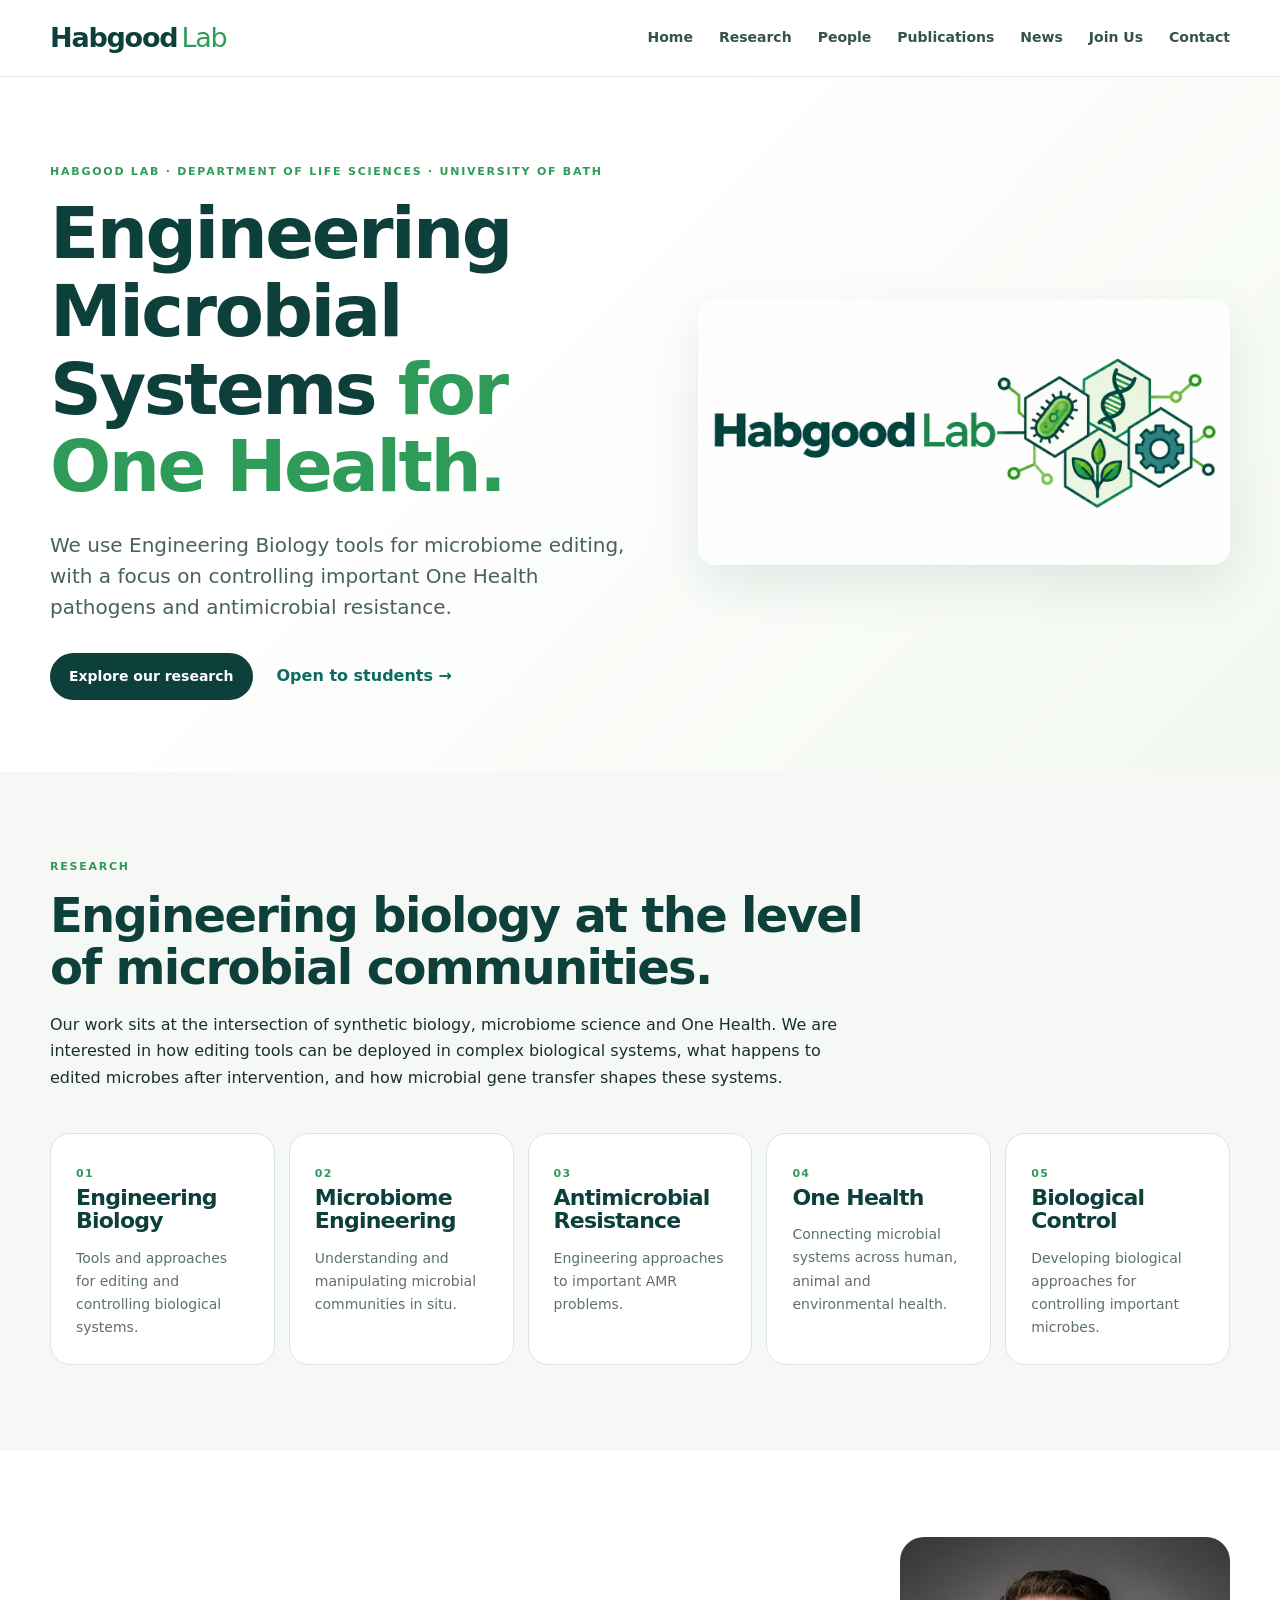
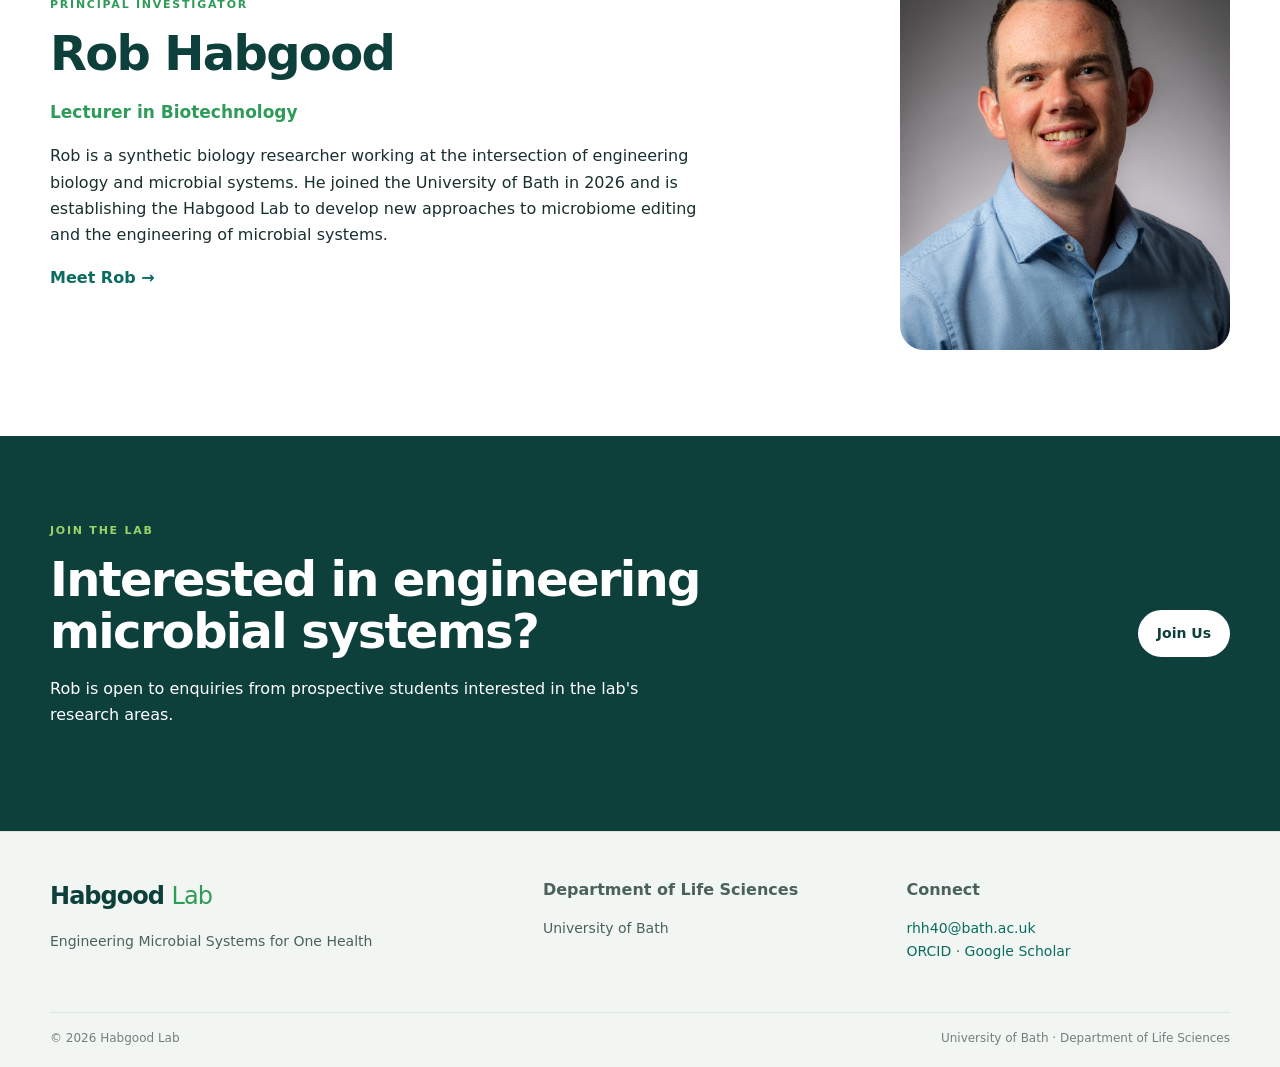
<file: index.html>
<!doctype html>
<html lang="en">
<head>
  <meta charset="utf-8">
  <meta name="viewport" content="width=device-width, initial-scale=1">
  <meta name="description" content="Habgood Lab — Engineering Microbial Systems for One Health at the University of Bath.">
  <title>Home | Habgood Lab</title>
  <link rel="icon" href="images/mark.svg" type="image/svg+xml">
  <link rel="stylesheet" href="style.css">
</head>
<body>

<header class="site-header">
  <div class="container nav-wrap">
    <a class="brand" href="index.html" aria-label="Habgood Lab home">
      <span class="brand-name">Habgood</span><span class="brand-lab">Lab</span>
    </a>
    <button class="menu-toggle" aria-label="Open navigation" aria-expanded="false">☰</button>
    <nav class="nav" aria-label="Main navigation">
      <a href="index.html">Home</a>
      <a href="research.html">Research</a>
      <a href="people.html">People</a>
      <a href="publications.html">Publications</a>
      <a href="news.html">News</a>
      <a href="join-us.html">Join Us</a>
      <a href="contact.html">Contact</a>
    </nav>
  </div>
</header>

<main>
  <section class="hero">
    <div class="container hero-grid">
      <div class="hero-copy">
        <p class="eyebrow">Habgood Lab · Department of Life Sciences · University of Bath</p>
        <h1>Engineering Microbial Systems <span>for One Health.</span></h1>
        <p class="lede">We use Engineering Biology tools for microbiome editing, with a focus on controlling important One Health pathogens and antimicrobial resistance.</p>
        <div class="hero-actions">
          <a class="button" href="research.html">Explore our research</a>
          <a class="text-link" href="join-us.html">Open to students →</a>
        </div>
      </div>
      <div class="hero-art">
        <img src="images/habgood-lab-logo.png" alt="Habgood Lab logo showing a microbe, DNA, plant and engineering gear">
      </div>
    </div>
  </section>

  <section class="section section-soft">
    <div class="container">
      <div class="section-heading">
        <p class="eyebrow">Research</p>
        <h2>Engineering biology at the level of microbial communities.</h2>
        <p>Our work sits at the intersection of synthetic biology, microbiome science and One Health. We are interested in how editing tools can be deployed in complex biological systems, what happens to edited microbes after intervention, and how microbial gene transfer shapes these systems.</p>
      </div>
      <div class="theme-grid">
        <a class="theme-card" href="research.html#engineering-biology"><span>01</span><h3>Engineering Biology</h3><p>Tools and approaches for editing and controlling biological systems.</p></a>
        <a class="theme-card" href="research.html#microbiome-engineering"><span>02</span><h3>Microbiome Engineering</h3><p>Understanding and manipulating microbial communities in situ.</p></a>
        <a class="theme-card" href="research.html#amr"><span>03</span><h3>Antimicrobial Resistance</h3><p>Engineering approaches to important AMR problems.</p></a>
        <a class="theme-card" href="research.html#one-health"><span>04</span><h3>One Health</h3><p>Connecting microbial systems across human, animal and environmental health.</p></a>
        <a class="theme-card" href="research.html#biological-control"><span>05</span><h3>Biological Control</h3><p>Developing biological approaches for controlling important microbes.</p></a>
      </div>
    </div>
  </section>

  <section class="section">
    <div class="container split">
      <div>
        <p class="eyebrow">Principal Investigator</p>
        <h2>Rob Habgood</h2>
        <p class="role">Lecturer in Biotechnology</p>
        <p>Rob is a synthetic biology researcher working at the intersection of engineering biology and microbial systems. He joined the University of Bath in 2026 and is establishing the Habgood Lab to develop new approaches to microbiome editing and the engineering of microbial systems.</p>
        <a class="text-link" href="people.html">Meet Rob →</a>
      </div>
      <div class="mini-profile">
        <img src="images/rob-habgood.jpg" alt="Rob Habgood">
      </div>
    </div>
  </section>

  <section class="section section-dark">
    <div class="container cta">
      <div>
        <p class="eyebrow light">Join the lab</p>
        <h2>Interested in engineering microbial systems?</h2>
        <p>Rob is open to enquiries from prospective students interested in the lab's research areas.</p>
      </div>
      <a class="button button-light" href="join-us.html">Join Us</a>
    </div>
  </section>
</main>

<footer class="site-footer">
  <div class="container footer-grid">
    <div>
      <div class="footer-brand"><span>Habgood</span> <em>Lab</em></div>
      <p>Engineering Microbial Systems for One Health</p>
    </div>
    <div>
      <strong>Department of Life Sciences</strong>
      <p>University of Bath</p>
    </div>
    <div>
      <strong>Connect</strong>
      <p>
        <a href="mailto:rhh40@bath.ac.uk">rhh40@bath.ac.uk</a><br>
        <a href="https://orcid.org/0000-0002-8487-4551" target="_blank" rel="noopener">ORCID</a>
        · <a href="https://scholar.google.com/citations?user=xZaKeccAAAAJ&hl=en" target="_blank" rel="noopener">Google Scholar</a>
      </p>
    </div>
  </div>
  <div class="container footer-bottom">
    <span>© <span id="year"></span> Habgood Lab</span>
    <span>University of Bath · Department of Life Sciences</span>
  </div>
</footer>

<script src="script.js"></script>
</body>
</html>
</file>
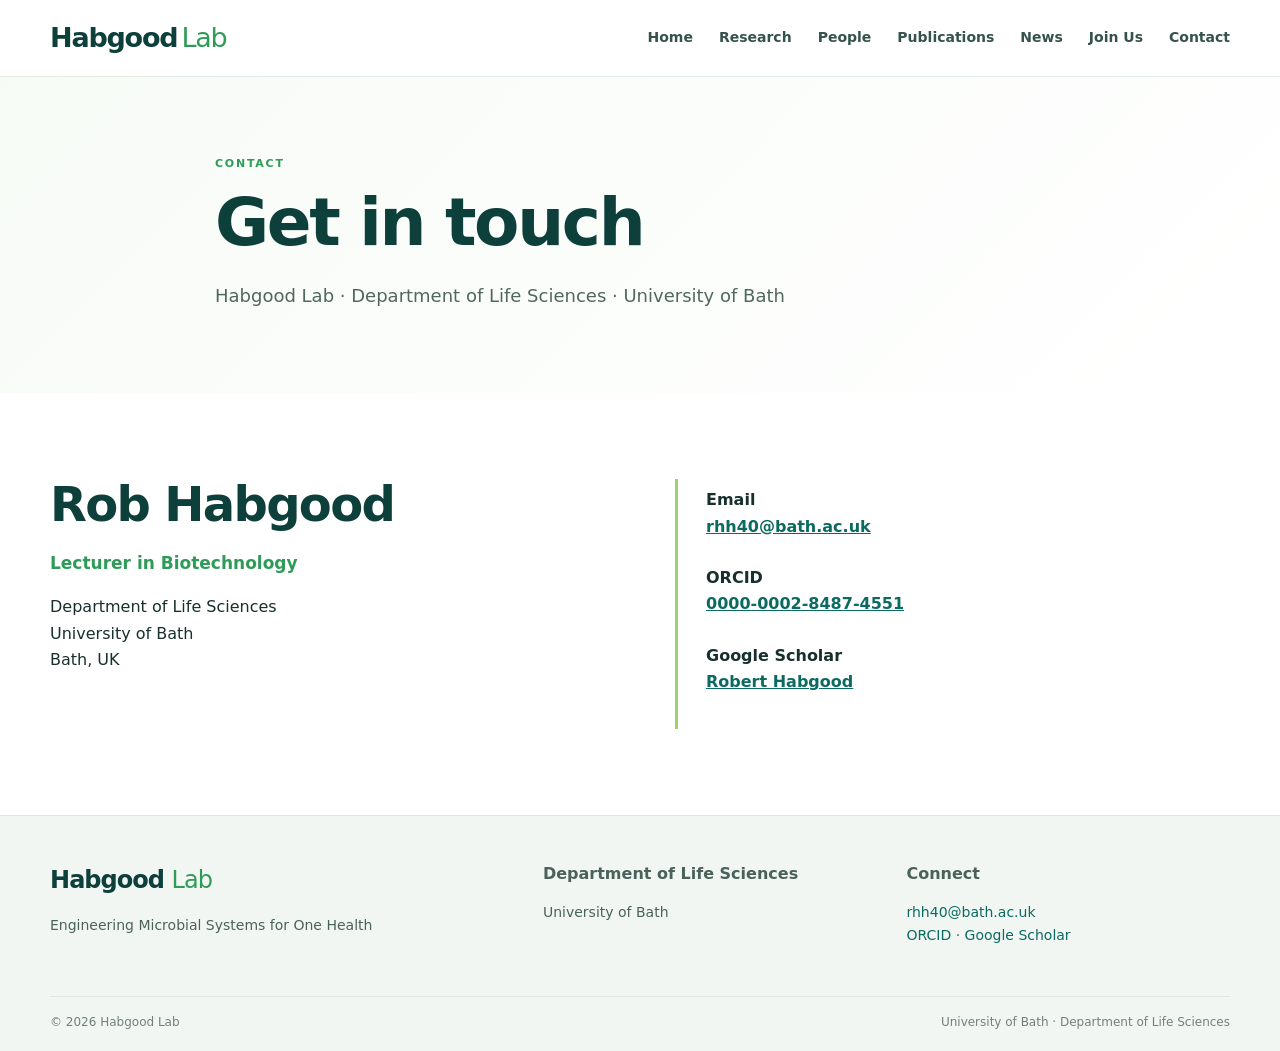
<file: contact.html>
<!doctype html>
<html lang="en">
<head>
  <meta charset="utf-8">
  <meta name="viewport" content="width=device-width, initial-scale=1">
  <meta name="description" content="Habgood Lab — Engineering Microbial Systems for One Health at the University of Bath.">
  <title>Contact | Habgood Lab</title>
  <link rel="icon" href="images/mark.svg" type="image/svg+xml">
  <link rel="stylesheet" href="style.css">
</head>
<body>

<header class="site-header">
  <div class="container nav-wrap">
    <a class="brand" href="index.html" aria-label="Habgood Lab home">
      <span class="brand-name">Habgood</span><span class="brand-lab">Lab</span>
    </a>
    <button class="menu-toggle" aria-label="Open navigation" aria-expanded="false">☰</button>
    <nav class="nav" aria-label="Main navigation">
      <a href="index.html">Home</a>
      <a href="research.html">Research</a>
      <a href="people.html">People</a>
      <a href="publications.html">Publications</a>
      <a href="news.html">News</a>
      <a href="join-us.html">Join Us</a>
      <a href="contact.html">Contact</a>
    </nav>
  </div>
</header>

<main>
  <section class="page-hero">
    <div class="container narrow">
      <p class="eyebrow">Contact</p>
      <h1>Get in touch</h1>
      <p class="lede">Habgood Lab · Department of Life Sciences · University of Bath</p>
    </div>
  </section>

  <section class="section">
    <div class="container contact-grid">
      <div>
        <h2>Rob Habgood</h2>
        <p class="role">Lecturer in Biotechnology</p>
        <p>Department of Life Sciences<br>University of Bath<br>Bath, UK</p>
      </div>
      <div class="contact-card">
        <p><strong>Email</strong><br><a href="mailto:rhh40@bath.ac.uk">rhh40@bath.ac.uk</a></p>
        <p><strong>ORCID</strong><br><a href="https://orcid.org/0000-0002-8487-4551" target="_blank" rel="noopener">0000-0002-8487-4551</a></p>
        <p><strong>Google Scholar</strong><br><a href="https://scholar.google.com/citations?user=xZaKeccAAAAJ&hl=en" target="_blank" rel="noopener">Robert Habgood</a></p>
      </div>
    </div>
  </section>
</main>

<footer class="site-footer">
  <div class="container footer-grid">
    <div>
      <div class="footer-brand"><span>Habgood</span> <em>Lab</em></div>
      <p>Engineering Microbial Systems for One Health</p>
    </div>
    <div>
      <strong>Department of Life Sciences</strong>
      <p>University of Bath</p>
    </div>
    <div>
      <strong>Connect</strong>
      <p>
        <a href="mailto:rhh40@bath.ac.uk">rhh40@bath.ac.uk</a><br>
        <a href="https://orcid.org/0000-0002-8487-4551" target="_blank" rel="noopener">ORCID</a>
        · <a href="https://scholar.google.com/citations?user=xZaKeccAAAAJ&hl=en" target="_blank" rel="noopener">Google Scholar</a>
      </p>
    </div>
  </div>
  <div class="container footer-bottom">
    <span>© <span id="year"></span> Habgood Lab</span>
    <span>University of Bath · Department of Life Sciences</span>
  </div>
</footer>

<script src="script.js"></script>
</body>
</html>
</file>
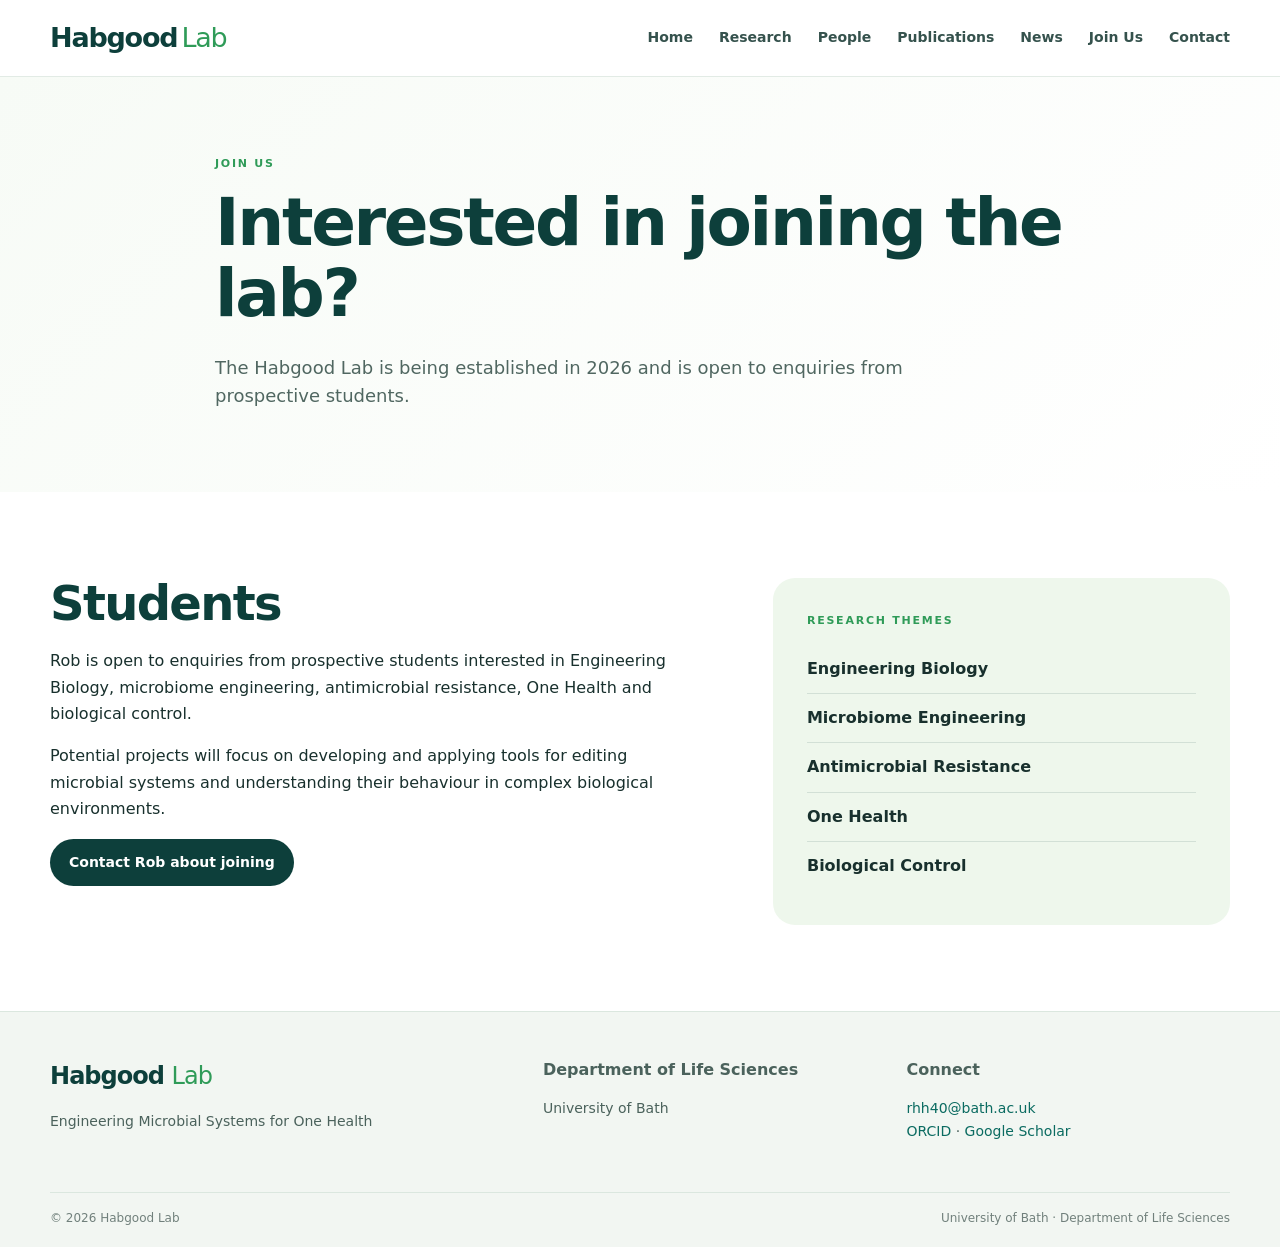
<file: join-us.html>
<!doctype html>
<html lang="en">
<head>
  <meta charset="utf-8">
  <meta name="viewport" content="width=device-width, initial-scale=1">
  <meta name="description" content="Habgood Lab — Engineering Microbial Systems for One Health at the University of Bath.">
  <title>Join Us | Habgood Lab</title>
  <link rel="icon" href="images/mark.svg" type="image/svg+xml">
  <link rel="stylesheet" href="style.css">
</head>
<body>

<header class="site-header">
  <div class="container nav-wrap">
    <a class="brand" href="index.html" aria-label="Habgood Lab home">
      <span class="brand-name">Habgood</span><span class="brand-lab">Lab</span>
    </a>
    <button class="menu-toggle" aria-label="Open navigation" aria-expanded="false">☰</button>
    <nav class="nav" aria-label="Main navigation">
      <a href="index.html">Home</a>
      <a href="research.html">Research</a>
      <a href="people.html">People</a>
      <a href="publications.html">Publications</a>
      <a href="news.html">News</a>
      <a href="join-us.html">Join Us</a>
      <a href="contact.html">Contact</a>
    </nav>
  </div>
</header>

<main>
  <section class="page-hero">
    <div class="container narrow">
      <p class="eyebrow">Join Us</p>
      <h1>Interested in joining the lab?</h1>
      <p class="lede">The Habgood Lab is being established in 2026 and is open to enquiries from prospective students.</p>
    </div>
  </section>

  <section class="section">
    <div class="container two-col">
      <div>
        <h2>Students</h2>
        <p>Rob is open to enquiries from prospective students interested in Engineering Biology, microbiome engineering, antimicrobial resistance, One Health and biological control.</p>
        <p>Potential projects will focus on developing and applying tools for editing microbial systems and understanding their behaviour in complex biological environments.</p>
        <a class="button" href="mailto:rhh40@bath.ac.uk?subject=Habgood%20Lab%20student%20enquiry">Contact Rob about joining</a>
      </div>
      <div class="callout">
        <p class="eyebrow">Research themes</p>
        <ul class="clean-list">
          <li>Engineering Biology</li>
          <li>Microbiome Engineering</li>
          <li>Antimicrobial Resistance</li>
          <li>One Health</li>
          <li>Biological Control</li>
        </ul>
      </div>
    </div>
  </section>
</main>

<footer class="site-footer">
  <div class="container footer-grid">
    <div>
      <div class="footer-brand"><span>Habgood</span> <em>Lab</em></div>
      <p>Engineering Microbial Systems for One Health</p>
    </div>
    <div>
      <strong>Department of Life Sciences</strong>
      <p>University of Bath</p>
    </div>
    <div>
      <strong>Connect</strong>
      <p>
        <a href="mailto:rhh40@bath.ac.uk">rhh40@bath.ac.uk</a><br>
        <a href="https://orcid.org/0000-0002-8487-4551" target="_blank" rel="noopener">ORCID</a>
        · <a href="https://scholar.google.com/citations?user=xZaKeccAAAAJ&hl=en" target="_blank" rel="noopener">Google Scholar</a>
      </p>
    </div>
  </div>
  <div class="container footer-bottom">
    <span>© <span id="year"></span> Habgood Lab</span>
    <span>University of Bath · Department of Life Sciences</span>
  </div>
</footer>

<script src="script.js"></script>
</body>
</html>
</file>
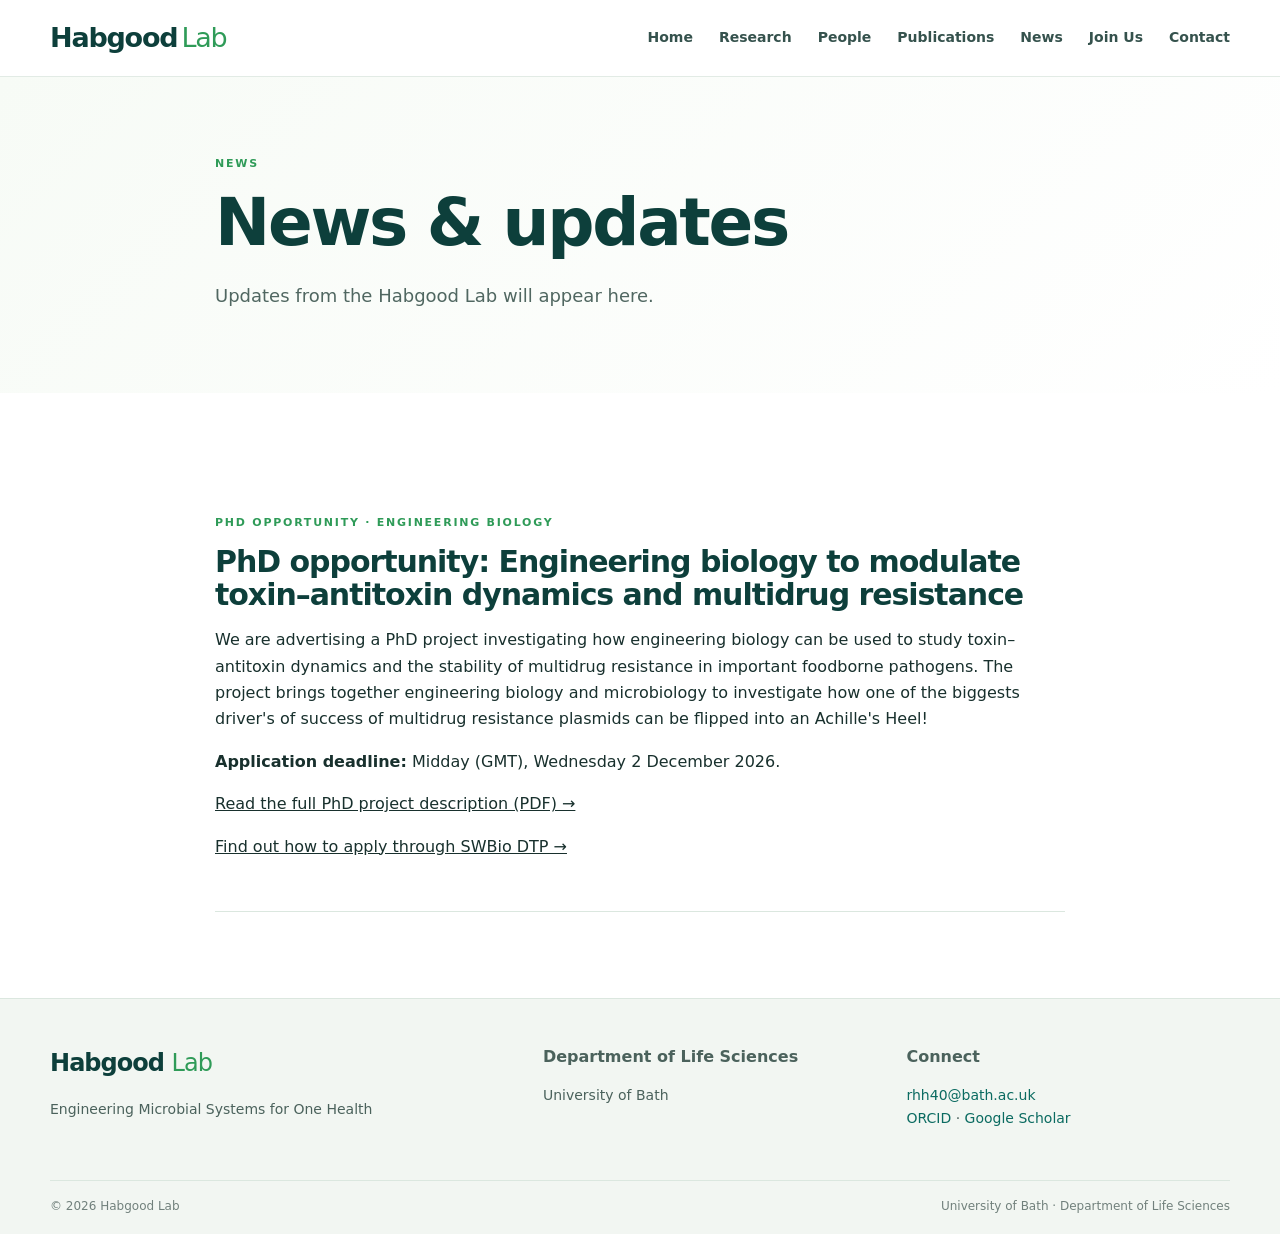
<file: news.html>
<!doctype html>
<html lang="en">
<head>
  <meta charset="utf-8">
  <meta name="viewport" content="width=device-width, initial-scale=1">
  <meta name="description" content="Habgood Lab — Engineering Microbial Systems for One Health at the University of Bath.">
  <title>News | Habgood Lab</title>
  <link rel="icon" href="images/mark.svg" type="image/svg+xml">
  <link rel="stylesheet" href="style.css">
</head>
<body>

<header class="site-header">
  <div class="container nav-wrap">
    <a class="brand" href="index.html" aria-label="Habgood Lab home">
      <span class="brand-name">Habgood</span><span class="brand-lab">Lab</span>
    </a>
    <button class="menu-toggle" aria-label="Open navigation" aria-expanded="false">☰</button>
    <nav class="nav" aria-label="Main navigation">
      <a href="index.html">Home</a>
      <a href="research.html">Research</a>
      <a href="people.html">People</a>
      <a href="publications.html">Publications</a>
      <a href="news.html">News</a>
      <a href="join-us.html">Join Us</a>
      <a href="contact.html">Contact</a>
    </nav>
  </div>
</header>

<main>
  <section class="page-hero">
    <div class="container narrow">
      <p class="eyebrow">News</p>
      <h1>News & updates</h1>
      <p class="lede">Updates from the Habgood Lab will appear here.</p>
    </div>
  </section>

  
<section class="section">
  <div class="container narrow">
    <article class="publication">
      <p class="eyebrow">PhD opportunity · Engineering Biology</p>
      <h2>PhD opportunity: Engineering biology to modulate toxin–antitoxin dynamics and multidrug resistance</h2>

      <p>
        We are advertising a PhD project investigating how engineering
        biology can be used to study toxin–antitoxin dynamics and the
        stability of multidrug resistance in important foodborne pathogens.
        The project brings together engineering biology and microbiology
        to investigate how one of the biggests driver's of success of
        multidrug resistance plasmids can be flipped into an Achille's Heel!
      </p>

      <p>
        <strong>Application deadline:</strong>
        Midday (GMT), Wednesday 2 December 2026.
      </p>

      <p>
        <a href="https://www.swbio.ac.uk/files/2026/10/Project_3659.pdf"
           target="_blank" rel="noopener">
          Read the full PhD project description (PDF) →
        </a>
      </p>

      <p>
        <a href="https://www.swbio.ac.uk/programme/how-to-apply/"
           target="_blank" rel="noopener">
          Find out how to apply through SWBio DTP →
        </a>
      </p>
    </article>
  </div>
</section>

</main>

<footer class="site-footer">
  <div class="container footer-grid">
    <div>
      <div class="footer-brand"><span>Habgood</span> <em>Lab</em></div>
      <p>Engineering Microbial Systems for One Health</p>
    </div>
    <div>
      <strong>Department of Life Sciences</strong>
      <p>University of Bath</p>
    </div>
    <div>
      <strong>Connect</strong>
      <p>
        <a href="mailto:rhh40@bath.ac.uk">rhh40@bath.ac.uk</a><br>
        <a href="https://orcid.org/0000-0002-8487-4551" target="_blank" rel="noopener">ORCID</a>
        · <a href="https://scholar.google.com/citations?user=xZaKeccAAAAJ&hl=en" target="_blank" rel="noopener">Google Scholar</a>
      </p>
    </div>
  </div>
  <div class="container footer-bottom">
    <span>© <span id="year"></span> Habgood Lab</span>
    <span>University of Bath · Department of Life Sciences</span>
  </div>
</footer>

<script src="script.js"></script>
</body>
</html>
</file>
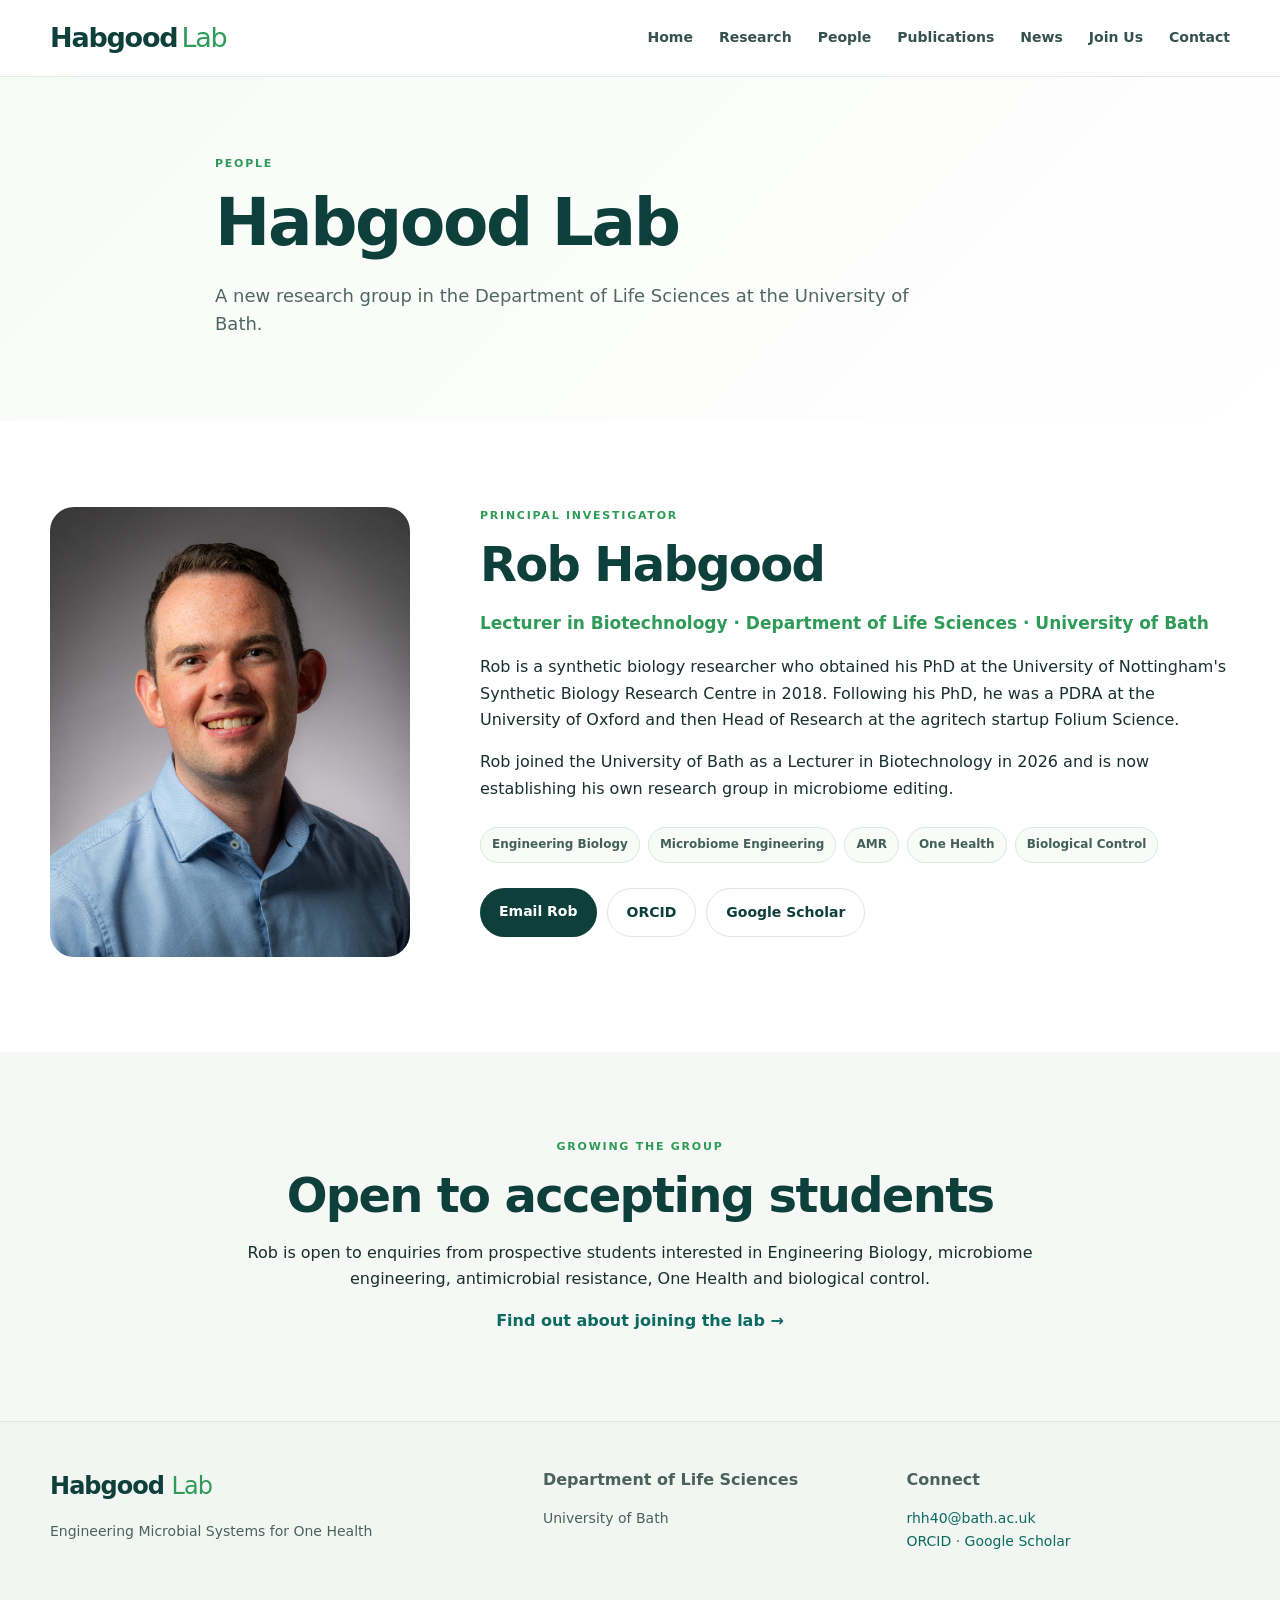
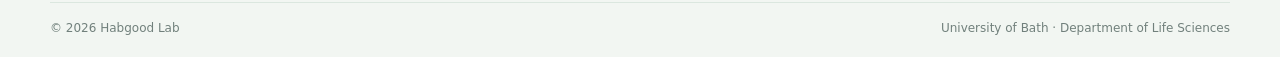
<file: people.html>
<!doctype html>
<html lang="en">
<head>
  <meta charset="utf-8">
  <meta name="viewport" content="width=device-width, initial-scale=1">
  <meta name="description" content="Habgood Lab — Engineering Microbial Systems for One Health at the University of Bath.">
  <title>People | Habgood Lab</title>
  <link rel="icon" href="images/mark.svg" type="image/svg+xml">
  <link rel="stylesheet" href="style.css">
</head>
<body>

<header class="site-header">
  <div class="container nav-wrap">
    <a class="brand" href="index.html" aria-label="Habgood Lab home">
      <span class="brand-name">Habgood</span><span class="brand-lab">Lab</span>
    </a>
    <button class="menu-toggle" aria-label="Open navigation" aria-expanded="false">☰</button>
    <nav class="nav" aria-label="Main navigation">
      <a href="index.html">Home</a>
      <a href="research.html">Research</a>
      <a href="people.html">People</a>
      <a href="publications.html">Publications</a>
      <a href="news.html">News</a>
      <a href="join-us.html">Join Us</a>
      <a href="contact.html">Contact</a>
    </nav>
  </div>
</header>

<main>
  <section class="page-hero">
    <div class="container narrow">
      <p class="eyebrow">People</p>
      <h1>Habgood Lab</h1>
      <p class="lede">A new research group in the Department of Life Sciences at the University of Bath.</p>
    </div>
  </section>

  <section class="section">
    <div class="container profile-grid">
      <div class="profile-photo"><img src="images/rob-habgood.jpg" alt="Rob Habgood"></div>
      <div class="profile-copy">
        <p class="eyebrow">Principal Investigator</p>
        <h2>Rob Habgood</h2>
        <p class="role">Lecturer in Biotechnology · Department of Life Sciences · University of Bath</p>
        <p>Rob is a synthetic biology researcher who obtained his PhD at the University of Nottingham's Synthetic Biology Research Centre in 2018. Following his PhD, he was a PDRA at the University of Oxford and then Head of Research at the agritech startup Folium Science.</p>
        <p>Rob joined the University of Bath as a Lecturer in Biotechnology in 2026 and is now establishing his own research group in microbiome editing.</p>
        <div class="tag-row"><span>Engineering Biology</span><span>Microbiome Engineering</span><span>AMR</span><span>One Health</span><span>Biological Control</span></div>
        <div class="profile-links">
          <a class="button" href="mailto:rhh40@bath.ac.uk">Email Rob</a>
          <a class="button button-outline" href="https://orcid.org/0000-0002-8487-4551" target="_blank" rel="noopener">ORCID</a>
          <a class="button button-outline" href="https://scholar.google.com/citations?user=xZaKeccAAAAJ&hl=en" target="_blank" rel="noopener">Google Scholar</a>
        </div>
      </div>
    </div>
  </section>

  <section class="section section-soft">
    <div class="container narrow center">
      <p class="eyebrow">Growing the group</p>
      <h2>Open to accepting students</h2>
      <p>Rob is open to enquiries from prospective students interested in Engineering Biology, microbiome engineering, antimicrobial resistance, One Health and biological control.</p>
      <a class="text-link" href="join-us.html">Find out about joining the lab →</a>
    </div>
  </section>
</main>

<footer class="site-footer">
  <div class="container footer-grid">
    <div>
      <div class="footer-brand"><span>Habgood</span> <em>Lab</em></div>
      <p>Engineering Microbial Systems for One Health</p>
    </div>
    <div>
      <strong>Department of Life Sciences</strong>
      <p>University of Bath</p>
    </div>
    <div>
      <strong>Connect</strong>
      <p>
        <a href="mailto:rhh40@bath.ac.uk">rhh40@bath.ac.uk</a><br>
        <a href="https://orcid.org/0000-0002-8487-4551" target="_blank" rel="noopener">ORCID</a>
        · <a href="https://scholar.google.com/citations?user=xZaKeccAAAAJ&hl=en" target="_blank" rel="noopener">Google Scholar</a>
      </p>
    </div>
  </div>
  <div class="container footer-bottom">
    <span>© <span id="year"></span> Habgood Lab</span>
    <span>University of Bath · Department of Life Sciences</span>
  </div>
</footer>

<script src="script.js"></script>
</body>
</html>
</file>
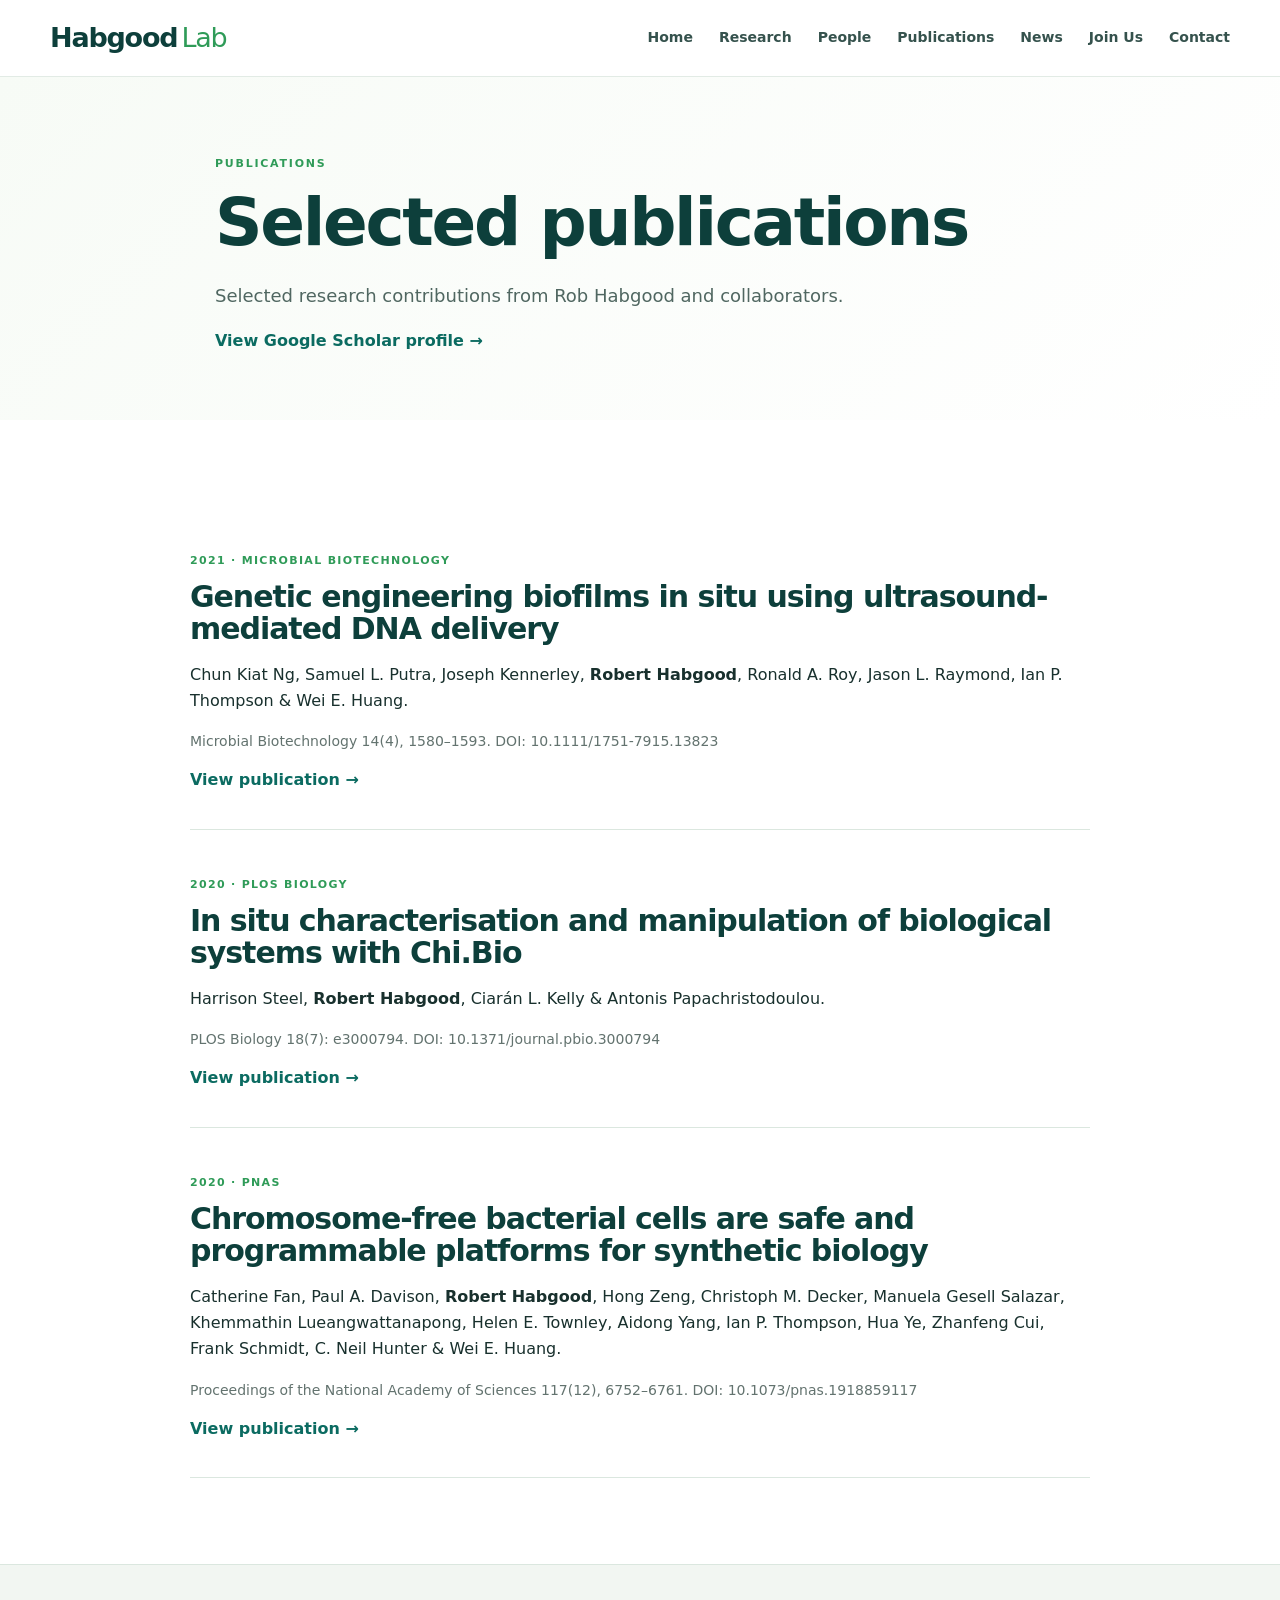
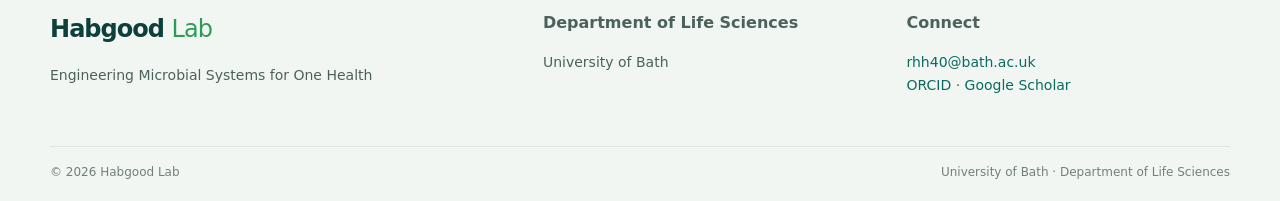
<file: publications.html>
<!doctype html>
<html lang="en">
<head>
  <meta charset="utf-8">
  <meta name="viewport" content="width=device-width, initial-scale=1">
  <meta name="description" content="Habgood Lab — Engineering Microbial Systems for One Health at the University of Bath.">
  <title>Publications | Habgood Lab</title>
  <link rel="icon" href="images/mark.svg" type="image/svg+xml">
  <link rel="stylesheet" href="style.css">
</head>
<body>

<header class="site-header">
  <div class="container nav-wrap">
    <a class="brand" href="index.html" aria-label="Habgood Lab home">
      <span class="brand-name">Habgood</span><span class="brand-lab">Lab</span>
    </a>
    <button class="menu-toggle" aria-label="Open navigation" aria-expanded="false">☰</button>
    <nav class="nav" aria-label="Main navigation">
      <a href="index.html">Home</a>
      <a href="research.html">Research</a>
      <a href="people.html">People</a>
      <a href="publications.html">Publications</a>
      <a href="news.html">News</a>
      <a href="join-us.html">Join Us</a>
      <a href="contact.html">Contact</a>
    </nav>
  </div>
</header>

<main>
  <section class="page-hero">
    <div class="container narrow">
      <p class="eyebrow">Publications</p>
      <h1>Selected publications</h1>
      <p class="lede">Selected research contributions from Rob Habgood and collaborators.</p>
      <a class="text-link" href="https://scholar.google.com/citations?user=xZaKeccAAAAJ&hl=en" target="_blank" rel="noopener">View Google Scholar profile →</a>
    </div>
  </section>

  <section class="section">
    <div class="container publication-list">
      <article class="publication">
        <p class="pub-year">2021 · Microbial Biotechnology</p>
        <h2>Genetic engineering biofilms in situ using ultrasound-mediated DNA delivery</h2>
        <p>Chun Kiat Ng, Samuel L. Putra, Joseph Kennerley, <strong>Robert Habgood</strong>, Ronald A. Roy, Jason L. Raymond, Ian P. Thompson & Wei E. Huang.</p>
        <p class="pub-detail">Microbial Biotechnology 14(4), 1580–1593. DOI: 10.1111/1751-7915.13823</p>
        <a class="text-link" href="https://doi.org/10.1111/1751-7915.13823" target="_blank" rel="noopener">View publication →</a>
      </article>

      <article class="publication">
        <p class="pub-year">2020 · PLOS Biology</p>
        <h2>In situ characterisation and manipulation of biological systems with Chi.Bio</h2>
        <p>Harrison Steel, <strong>Robert Habgood</strong>, Ciarán L. Kelly & Antonis Papachristodoulou.</p>
        <p class="pub-detail">PLOS Biology 18(7): e3000794. DOI: 10.1371/journal.pbio.3000794</p>
        <a class="text-link" href="https://doi.org/10.1371/journal.pbio.3000794" target="_blank" rel="noopener">View publication →</a>
      </article>

      <article class="publication">
        <p class="pub-year">2020 · PNAS</p>
        <h2>Chromosome-free bacterial cells are safe and programmable platforms for synthetic biology</h2>
        <p>Catherine Fan, Paul A. Davison, <strong>Robert Habgood</strong>, Hong Zeng, Christoph M. Decker, Manuela Gesell Salazar, Khemmathin Lueangwattanapong, Helen E. Townley, Aidong Yang, Ian P. Thompson, Hua Ye, Zhanfeng Cui, Frank Schmidt, C. Neil Hunter & Wei E. Huang.</p>
        <p class="pub-detail">Proceedings of the National Academy of Sciences 117(12), 6752–6761. DOI: 10.1073/pnas.1918859117</p>
        <a class="text-link" href="https://doi.org/10.1073/pnas.1918859117" target="_blank" rel="noopener">View publication →</a>
      </article>
    </div>
  </section>
</main>

<footer class="site-footer">
  <div class="container footer-grid">
    <div>
      <div class="footer-brand"><span>Habgood</span> <em>Lab</em></div>
      <p>Engineering Microbial Systems for One Health</p>
    </div>
    <div>
      <strong>Department of Life Sciences</strong>
      <p>University of Bath</p>
    </div>
    <div>
      <strong>Connect</strong>
      <p>
        <a href="mailto:rhh40@bath.ac.uk">rhh40@bath.ac.uk</a><br>
        <a href="https://orcid.org/0000-0002-8487-4551" target="_blank" rel="noopener">ORCID</a>
        · <a href="https://scholar.google.com/citations?user=xZaKeccAAAAJ&hl=en" target="_blank" rel="noopener">Google Scholar</a>
      </p>
    </div>
  </div>
  <div class="container footer-bottom">
    <span>© <span id="year"></span> Habgood Lab</span>
    <span>University of Bath · Department of Life Sciences</span>
  </div>
</footer>

<script src="script.js"></script>
</body>
</html>
</file>
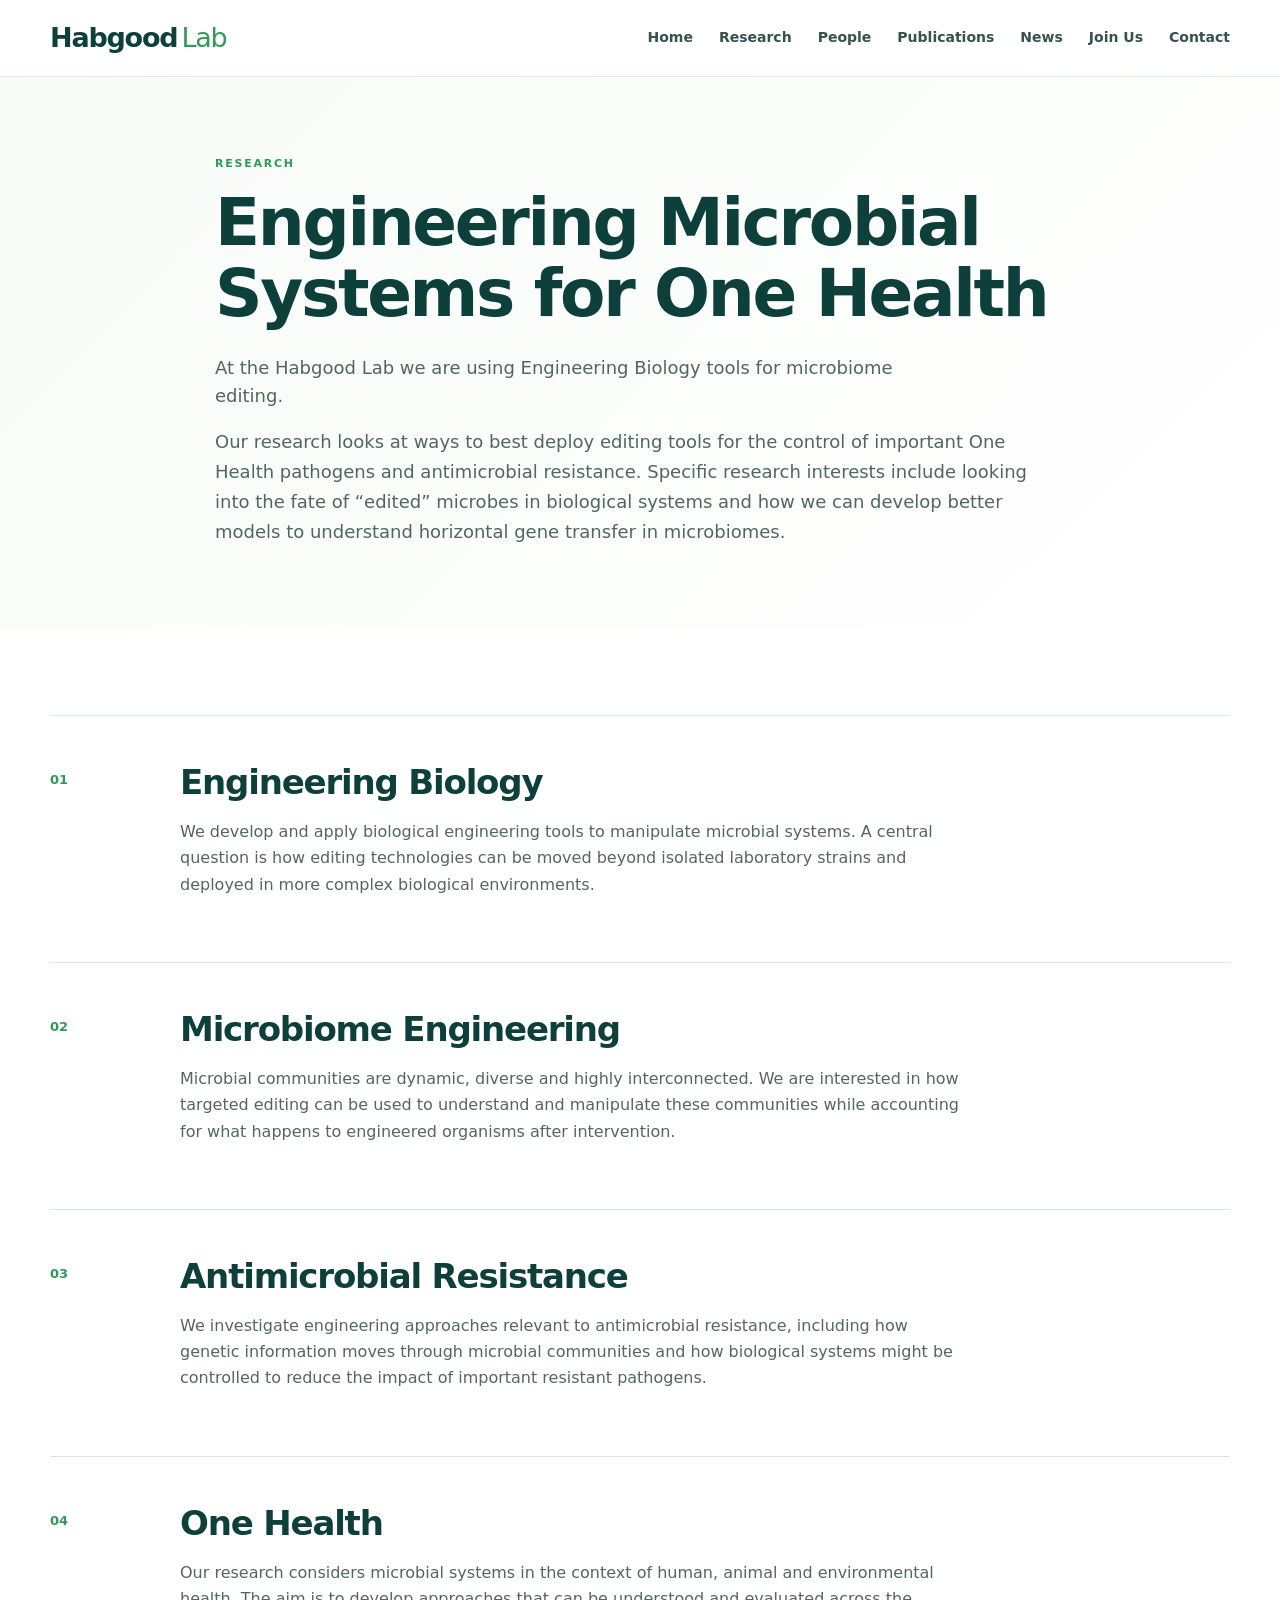
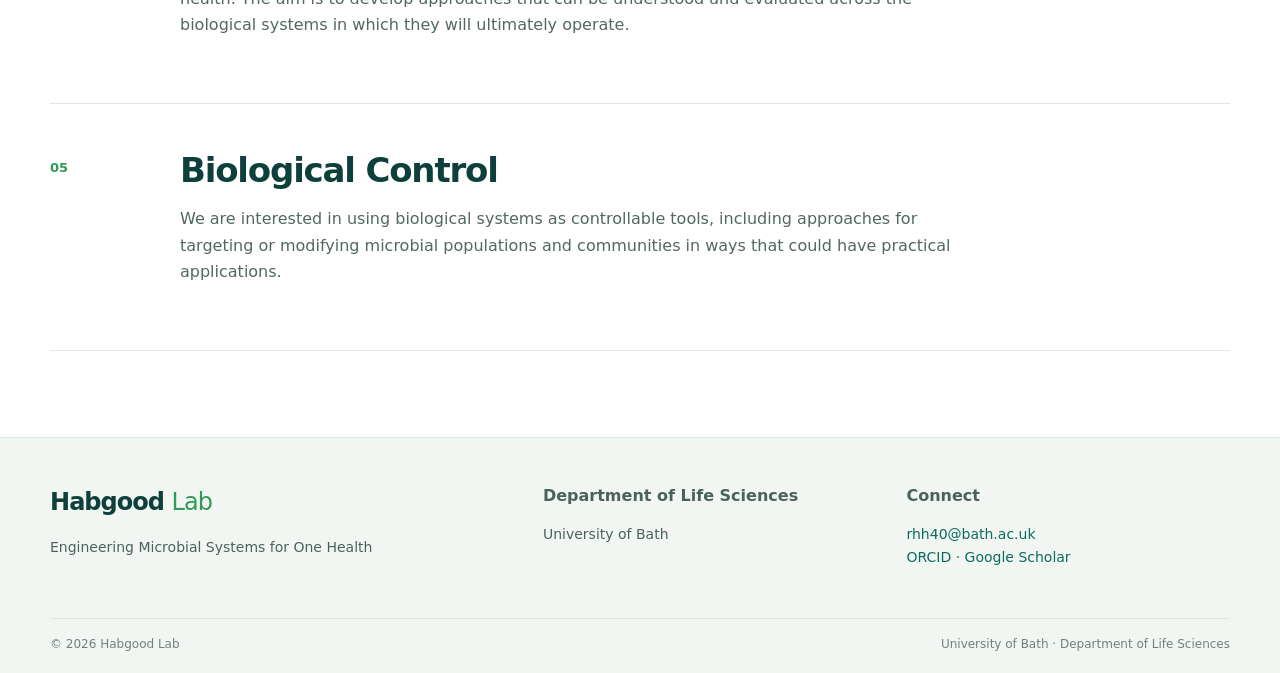
<file: research.html>
<!doctype html>
<html lang="en">
<head>
  <meta charset="utf-8">
  <meta name="viewport" content="width=device-width, initial-scale=1">
  <meta name="description" content="Habgood Lab — Engineering Microbial Systems for One Health at the University of Bath.">
  <title>Research | Habgood Lab</title>
  <link rel="icon" href="images/mark.svg" type="image/svg+xml">
  <link rel="stylesheet" href="style.css">
</head>
<body>

<header class="site-header">
  <div class="container nav-wrap">
    <a class="brand" href="index.html" aria-label="Habgood Lab home">
      <span class="brand-name">Habgood</span><span class="brand-lab">Lab</span>
    </a>
    <button class="menu-toggle" aria-label="Open navigation" aria-expanded="false">☰</button>
    <nav class="nav" aria-label="Main navigation">
      <a href="index.html">Home</a>
      <a href="research.html">Research</a>
      <a href="people.html">People</a>
      <a href="publications.html">Publications</a>
      <a href="news.html">News</a>
      <a href="join-us.html">Join Us</a>
      <a href="contact.html">Contact</a>
    </nav>
  </div>
</header>

<main>
  <section class="page-hero">
    <div class="container narrow">
      <p class="eyebrow">Research</p>
      <h1>Engineering Microbial Systems for One Health</h1>
      <p class="lede">At the Habgood Lab we are using Engineering Biology tools for microbiome editing.</p>
      <p>Our research looks at ways to best deploy editing tools for the control of important One Health pathogens and antimicrobial resistance. Specific research interests include looking into the fate of “edited” microbes in biological systems and how we can develop better models to understand horizontal gene transfer in microbiomes.</p>
    </div>
  </section>

  <section class="section">
    <div class="container research-list">
      <article id="engineering-biology" class="research-block">
        <div class="research-number">01</div>
        <div><h2>Engineering Biology</h2><p>We develop and apply biological engineering tools to manipulate microbial systems. A central question is how editing technologies can be moved beyond isolated laboratory strains and deployed in more complex biological environments.</p></div>
      </article>
      <article id="microbiome-engineering" class="research-block">
        <div class="research-number">02</div>
        <div><h2>Microbiome Engineering</h2><p>Microbial communities are dynamic, diverse and highly interconnected. We are interested in how targeted editing can be used to understand and manipulate these communities while accounting for what happens to engineered organisms after intervention.</p></div>
      </article>
      <article id="amr" class="research-block">
        <div class="research-number">03</div>
        <div><h2>Antimicrobial Resistance</h2><p>We investigate engineering approaches relevant to antimicrobial resistance, including how genetic information moves through microbial communities and how biological systems might be controlled to reduce the impact of important resistant pathogens.</p></div>
      </article>
      <article id="one-health" class="research-block">
        <div class="research-number">04</div>
        <div><h2>One Health</h2><p>Our research considers microbial systems in the context of human, animal and environmental health. The aim is to develop approaches that can be understood and evaluated across the biological systems in which they will ultimately operate.</p></div>
      </article>
      <article id="biological-control" class="research-block">
        <div class="research-number">05</div>
        <div><h2>Biological Control</h2><p>We are interested in using biological systems as controllable tools, including approaches for targeting or modifying microbial populations and communities in ways that could have practical applications.</p></div>
      </article>
    </div>
  </section>
</main>

<footer class="site-footer">
  <div class="container footer-grid">
    <div>
      <div class="footer-brand"><span>Habgood</span> <em>Lab</em></div>
      <p>Engineering Microbial Systems for One Health</p>
    </div>
    <div>
      <strong>Department of Life Sciences</strong>
      <p>University of Bath</p>
    </div>
    <div>
      <strong>Connect</strong>
      <p>
        <a href="mailto:rhh40@bath.ac.uk">rhh40@bath.ac.uk</a><br>
        <a href="https://orcid.org/0000-0002-8487-4551" target="_blank" rel="noopener">ORCID</a>
        · <a href="https://scholar.google.com/citations?user=xZaKeccAAAAJ&hl=en" target="_blank" rel="noopener">Google Scholar</a>
      </p>
    </div>
  </div>
  <div class="container footer-bottom">
    <span>© <span id="year"></span> Habgood Lab</span>
    <span>University of Bath · Department of Life Sciences</span>
  </div>
</footer>

<script src="script.js"></script>
</body>
</html>
</file>
<file: style.css>
:root{
  --ink:#0d3f3b;
  --teal:#0b6b61;
  --green:#2f9b58;
  --lime:#9bd36a;
  --pale:#eef7ec;
  --mist:#f5f8f5;
  --line:#dbe7df;
  --white:#fff;
  --max:1180px;
  --radius:20px;
}
*{box-sizing:border-box}
html{scroll-behavior:smooth}
body{margin:0;color:#18302d;background:#fff;font-family:Inter,ui-sans-serif,system-ui,-apple-system,BlinkMacSystemFont,"Segoe UI",sans-serif;line-height:1.65}
a{color:inherit}
.container{width:min(calc(100% - 48px),var(--max));margin:0 auto}
.narrow{max-width:850px}
.site-header{position:sticky;top:0;z-index:20;background:rgba(255,255,255,.94);backdrop-filter:blur(14px);border-bottom:1px solid rgba(219,231,223,.8)}
.nav-wrap{min-height:76px;display:flex;align-items:center;justify-content:space-between;gap:24px}
.brand{text-decoration:none;letter-spacing:-.045em;font-size:27px;font-weight:800}
.brand-name{color:var(--ink)}
.brand-lab{color:var(--green);font-weight:500;margin-left:4px}
.nav{display:flex;align-items:center;gap:26px;font-size:14px;font-weight:650;color:#35524d}
.nav a{text-decoration:none}
.nav a:hover{color:var(--green)}
.menu-toggle{display:none;border:0;background:none;font-size:24px;color:var(--ink)}
.hero{padding:86px 0 72px;background:linear-gradient(135deg,#fff 35%,#f2f8ef)}
.hero-grid{display:grid;grid-template-columns:1.05fr .95fr;align-items:center;gap:60px}
.eyebrow{text-transform:uppercase;letter-spacing:.16em;font-size:11px;font-weight:800;color:var(--green);margin:0 0 14px}
.eyebrow.light{color:var(--lime)}
h1,h2,h3{color:var(--ink);line-height:1.08;letter-spacing:-.035em;margin-top:0}
h1{font-size:clamp(44px,6vw,72px);margin-bottom:24px}
h1 span{color:var(--green)}
h2{font-size:clamp(30px,4vw,48px);margin-bottom:18px}
h3{font-size:22px;margin-bottom:9px}
.lede{font-size:20px;line-height:1.55;color:#49615c;max-width:720px}
.hero-actions{display:flex;align-items:center;gap:24px;margin-top:30px}
.button{display:inline-block;text-decoration:none;background:var(--ink);color:#fff;padding:12px 19px;border-radius:999px;font-weight:750;font-size:14px}
.button:hover{transform:translateY(-1px);background:#062e2b}
.button-light{background:#fff;color:var(--ink)}
.button-outline{background:transparent;color:var(--ink);border:1px solid var(--line)}
.text-link{text-decoration:none;color:var(--teal);font-weight:750}
.text-link:hover{text-decoration:underline}
.hero-art{display:flex;justify-content:center}
.hero-art img{width:100%;max-width:560px;height:auto;border-radius:18px;box-shadow:0 20px 50px rgba(18,70,61,.10)}
.section{padding:86px 0}
.section-soft{background:var(--mist)}
.section-dark{background:var(--ink);color:#e9f2ed}
.section-dark h2,.section-dark p{color:#fff}
.section-heading{max-width:820px;margin-bottom:42px}
.theme-grid{display:grid;grid-template-columns:repeat(5,1fr);gap:14px}
.theme-card{padding:25px;background:#fff;border:1px solid var(--line);border-radius:var(--radius);text-decoration:none;transition:.2s ease}
.theme-card:hover{transform:translateY(-4px);box-shadow:0 16px 35px rgba(10,70,60,.08)}
.theme-card span{font-size:11px;font-weight:800;color:var(--green);letter-spacing:.12em}
.theme-card p{font-size:14px;color:#5d716d;margin-bottom:0}
.split{display:grid;grid-template-columns:1.2fr .8fr;gap:80px;align-items:center}
.role{font-size:17px;color:var(--green);font-weight:700}
.mini-profile img{width:100%;max-width:330px;display:block;margin-left:auto;border-radius:24px}
.cta{display:flex;justify-content:space-between;align-items:center;gap:40px}
.cta h2{max-width:680px}
.cta p{max-width:650px}
.page-hero{padding:78px 0 65px;background:linear-gradient(135deg,#f7fbf6,#fff)}
.page-hero h1{font-size:clamp(42px,6vw,66px)}
.page-hero p:not(.eyebrow){color:#506761;font-size:18px}
.research-list{border-top:1px solid var(--line)}
.research-block{display:grid;grid-template-columns:100px 1fr;gap:30px;padding:48px 0;border-bottom:1px solid var(--line)}
.research-number{font-size:13px;font-weight:800;color:var(--green);padding-top:5px}
.research-block h2{font-size:34px}
.research-block p{max-width:780px;color:#536762}
.profile-grid{display:grid;grid-template-columns:360px 1fr;gap:70px;align-items:start}
.profile-photo img{width:100%;border-radius:24px}
.tag-row{display:flex;flex-wrap:wrap;gap:8px;margin:25px 0}
.tag-row span{padding:7px 11px;border:1px solid var(--line);border-radius:999px;background:#f8fbf7;color:#43605a;font-size:12px;font-weight:700}
.profile-links{display:flex;flex-wrap:wrap;gap:10px}
.center{text-align:center;margin:0 auto}
.publication-list{max-width:900px}
.publication{padding:35px 0;border-bottom:1px solid var(--line)}
.publication h2{font-size:30px;margin-bottom:10px}
.pub-year{color:var(--green);font-weight:800;text-transform:uppercase;letter-spacing:.12em;font-size:11px}
.pub-detail{color:#63736f;font-size:14px}
.empty-state{text-align:center;max-width:750px;margin:0 auto}
.empty-icon{width:64px;height:64px;border-radius:50%;background:var(--pale);color:var(--green);font-size:36px;line-height:62px;margin:0 auto 22px}
.admin-note{margin-top:35px;text-align:left;padding:22px;background:#f7faf7;border:1px solid var(--line);border-radius:16px;font-size:14px}
.admin-note p{margin-bottom:0;color:#5b6d68}
code{background:#eaf1eb;padding:2px 6px;border-radius:5px}
.two-col{display:grid;grid-template-columns:1fr .7fr;gap:70px}
.callout{background:var(--pale);border-radius:22px;padding:34px}
.clean-list{list-style:none;padding:0;margin:0}
.clean-list li{padding:11px 0;border-bottom:1px solid rgba(13,63,59,.12);font-weight:700}
.clean-list li:last-child{border-bottom:0}
.contact-grid{display:grid;grid-template-columns:1fr 1fr;gap:70px}
.contact-card{border-left:3px solid var(--lime);padding:8px 0 8px 28px}
.contact-card p{margin:0 0 25px}
.contact-card a{color:var(--teal);font-weight:700}
.site-footer{background:#f2f6f2;border-top:1px solid var(--line);padding:45px 0 18px;color:#4b625c}
.footer-grid{display:grid;grid-template-columns:1.4fr 1fr 1fr;gap:40px}
.footer-brand{font-size:24px;font-weight:800;letter-spacing:-.04em;color:var(--ink)}
.footer-brand em{font-style:normal;color:var(--green);font-weight:500}
.footer-grid p{font-size:14px}
.footer-grid a{text-decoration:none;color:var(--teal)}
.footer-bottom{margin-top:35px;padding-top:16px;border-top:1px solid var(--line);display:flex;justify-content:space-between;gap:20px;font-size:12px;color:#71807c}
@media(max-width:900px){
  .nav{display:none;position:absolute;left:0;right:0;top:76px;background:#fff;border-bottom:1px solid var(--line);padding:18px 24px;flex-direction:column;align-items:flex-start}
  .nav.open{display:flex}
  .menu-toggle{display:block}
  .hero-grid,.split,.profile-grid,.two-col,.contact-grid{grid-template-columns:1fr}
  .hero-art{order:-1}
  .theme-grid{grid-template-columns:repeat(2,1fr)}
  .mini-profile img{margin:0;max-width:280px}
  .footer-grid{grid-template-columns:1fr 1fr}
}
@media(max-width:560px){
  .container{width:min(calc(100% - 30px),var(--max))}
  .hero,.section{padding:60px 0}
  .theme-grid{grid-template-columns:1fr}
  .research-block{grid-template-columns:1fr;gap:5px}
  .research-number{padding-top:0}
  .cta,.footer-bottom{flex-direction:column;align-items:flex-start}
  .footer-grid{grid-template-columns:1fr}
  .hero-actions{align-items:flex-start;flex-direction:column;gap:15px}
}
</file>
